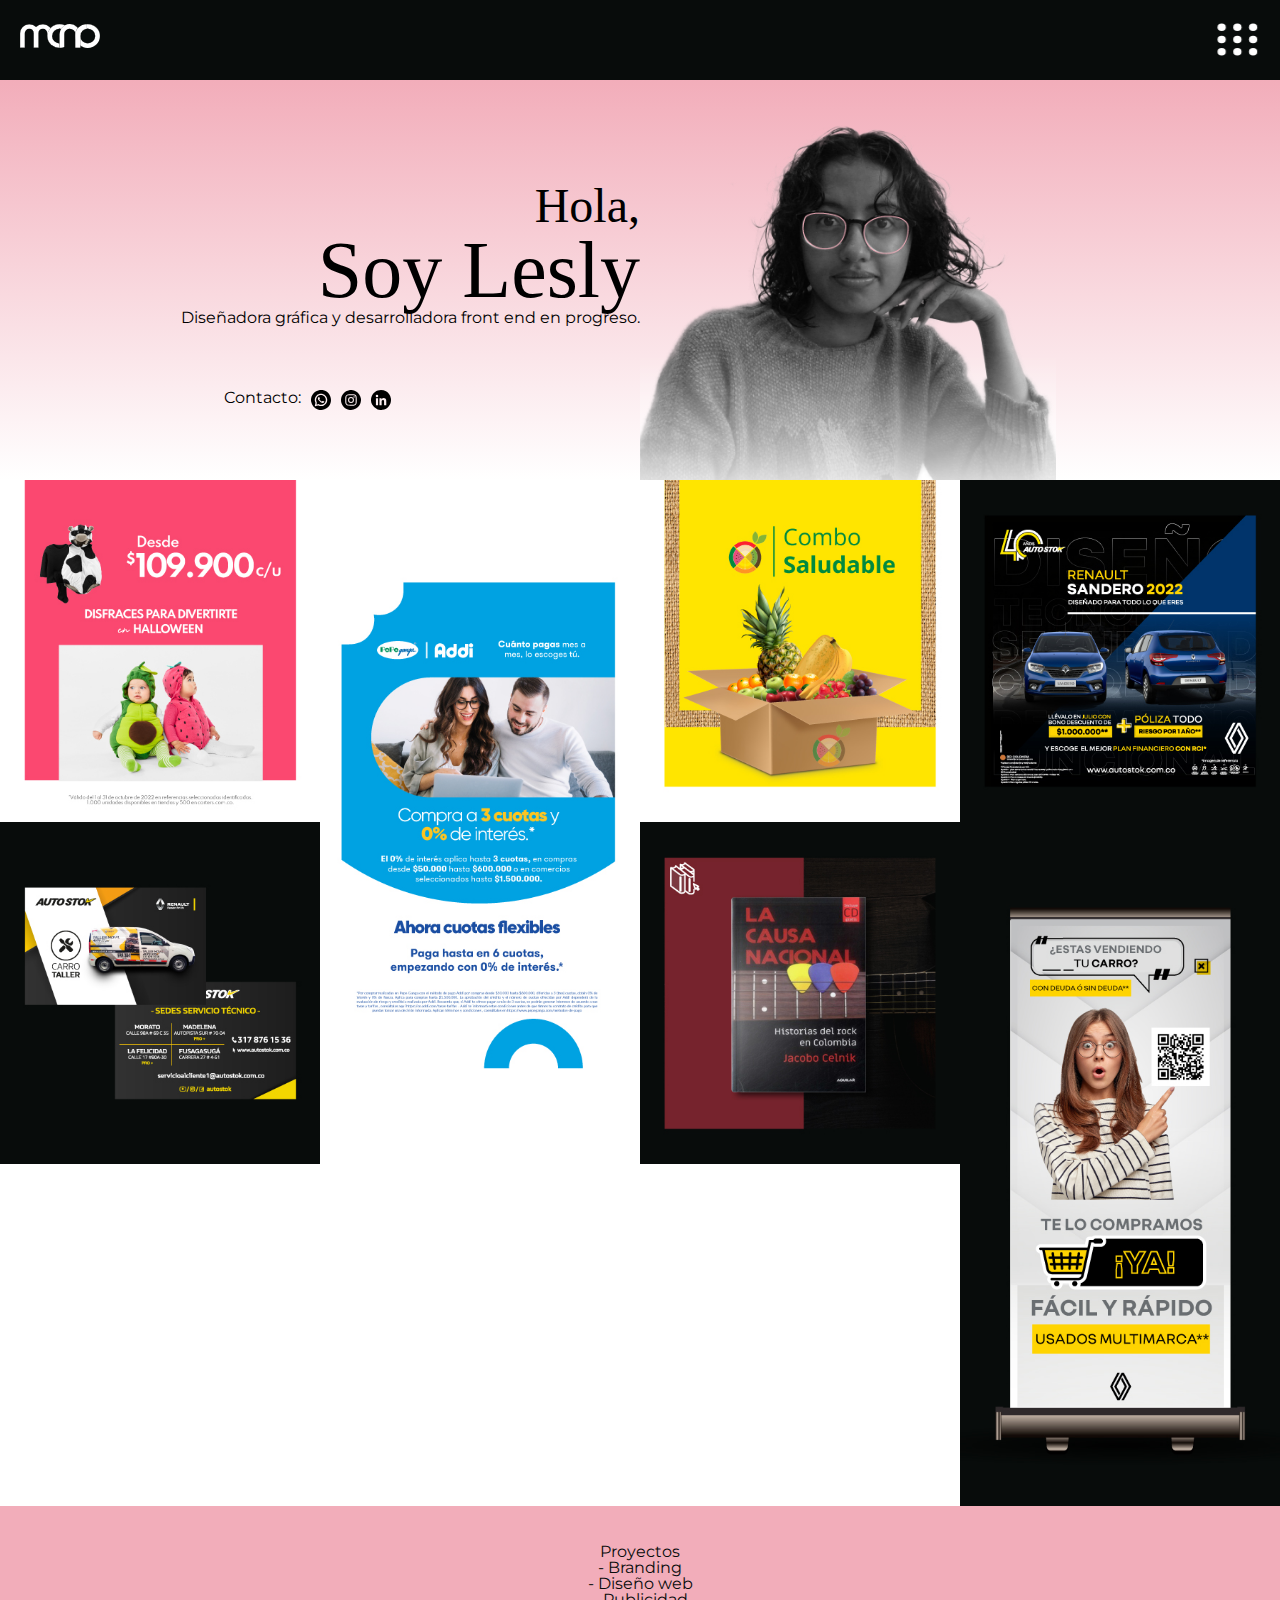
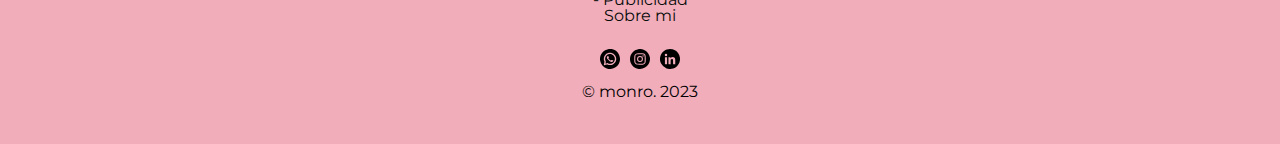
<file: index.html>
<!DOCTYPE html>
<html lang="en">

<head>
    <meta charset="UTF-8">
    <meta http-equiv="X-UA-Compatible" content="IE=edge">
    <meta name="viewport" content="width=device-width, initial-scale=1.0">
    <title>Monra</title>
    <link href="./assets/css/normalize.css" rel="stylesheet">
    <link href="./assets/css/reset.css" rel="stylesheet">
    <link href="./assets/css/style.css" rel="stylesheet">
    <link href="./assets/css/index.css" rel="stylesheet">
    <link href="./assets/css/responsivo.css" rel="stylesheet">
    <link href="https://unpkg.com/aos@2.3.1/dist/aos.css" rel="stylesheet">
    <link href="https://fonts.cdnfonts.com/css/sf-new-republic" rel="stylesheet">
    <link rel="preconnect" href="https://fonts.googleapis.com">
    <link rel="preconnect" href="https://fonts.gstatic.com" crossorigin>
    <link href="https://fonts.googleapis.com/css2?family=Montserrat:wght@300;400;700&display=swap" rel="stylesheet">
</head>

<body class="app">
    <!-- Menu -->
    <div class="hamburger">
        <img src="./assets/img/iconos/logo.svg">
        <div class=" _layer"></div>
    </div>
    <nav class="menuppal ">
        <ul><br>
            <li><a href="./index.html">Proyectos</a></li>
            <li><a href="./branding.html">- Branding</a></li>
            <li><a href="./disenoweb.html">- Diseño web</a></li>
            <li><a href="./publicidad.html">- Publicidad</a></li>
            <li><a href="./sobremi.html">Sobre mi</a></li>
        </ul>
    </nav>
    <!-- Contenido de la presentacion -->
    <main class="contenido ">
        <section class="vitrina ">
            <div class="vitrina_presentacion1 ">
                <h3>Hola,</h3>
                <h1>Soy Lesly</h1>
                <p>Diseñadora gráfica y desarrolladora front end en progreso.</p>
                <ul>
                    <li>
                        <p>Contacto:
                        </p>
                    </li>
                    <li>
                        <a href="https://api.whatsapp.com/send?phone=573236926131">
                            <img src="./assets/img/iconos/wha.svg ">
                        </a>
                    </li>
                    <li>
                        <a href="https://www.instagram.com/lesly.monra/"><img src="./assets/img/iconos/inst.svg "></a>
                    </li>
                    <li>
                        <a href="https://www.linkedin.com/in/lesly-yulieth-moncada-rodriguez-16256325b"><img src="./assets/img/iconos/link.svg "></a>
                    </li>
                </ul>
            </div>
            <div class="vitrina_presentacion2 ">
                <img src="./assets/img/indexpresentacion.png">
            </div>
        </section>
        <!-- Galeria de los portafolios -->
        <section class="proyectos">

            <a class="proyectos_galeria1" data-aos="fade-zoom-in" data-aos-easing="ease-in-back" data-aos-delay="100" data-aos-offset="0" href=" ./publicidad.html "></a>
            <a class="proyectos_galeria2" data-aos="fade-zoom-in" data-aos-easing="ease-in-back" data-aos-delay="200" data-aos-offset="0" href="./publicidad.html "></a>
            <a class="proyectos_galeria3" data-aos="fade-zoom-in" data-aos-easing="ease-in-back" data-aos-delay="300" data-aos-offset="0" href="./publicidad.html "></a>
            <a class="proyectos_galeria4" data-aos="fade-zoom-in" data-aos-easing="ease-in-back" data-aos-delay="400" data-aos-offset="0" href="./publicidad.html "></a>
            <a class="proyectos_galeria5" data-aos="fade-zoom-in" data-aos-easing="ease-in-back" data-aos-delay="500" data-aos-offset="0" href="./branding.html "></a>
            <a class="proyectos_galeria6" data-aos="fade-zoom-in" data-aos-easing="ease-in-back" data-aos-delay="600" data-aos-offset="0" href="./branding.html "></a>
            <a class="proyectos_galeria7" data-aos="fade-zoom-in" data-aos-easing="ease-in-back" data-aos-delay="700" data-aos-offset="0" href="./branding.html "></a>
            <a class="proyectos_galeria8" data-aos="fade-zoom-in" data-aos-easing="ease-in-back" data-aos-delay="800" data-aos-offset="0" href="./disenoweb.html "></a>
            <a class="proyectos_galeria9" data-aos="fade-zoom-in" data-aos-easing="ease-in-back" data-aos-delay="900" data-aos-offset="0" href="./disenoweb.html "></a>
            <a class="proyectos_galeria10" data-aos="fade-zoom-in" data-aos-easing="ease-in-back" data-aos-delay="1000" data-aos-offset="0" href="./disenoweb.html "></a>
        </section>
    </main>
    <!-- Pie de pagina y mapa de sitio -->
    <footer class=" rodapie ">
        <ul>
            <li><a href="./index.html">Proyectos</a></li>
            <li><a href="./branding.html">- Branding</a></li>
            <li><a href="./disenoweb.html">- Diseño web</a></li>
            <li><a href="./publicidad.html">- Publicidad</a></li>

            <li><a href="./sobremi.html">Sobre mi</a></li>
        </ul>
        <div class="redes ">
            <a href="https://api.whatsapp.com/send?phone=573236926131 "><img src="./assets/img/iconos/wha.svg "></a>
            <a href="https://www.instagram.com/lesly.monra/ "><img src="./assets/img/iconos/inst.svg "></a>
            <a href="https://www.linkedin.com/in/lesly-yulieth-moncada-rodriguez-16256325b "><img src="./assets/img/iconos/link.svg "></a>
            <br>

        </div>
        <p>© monro. 2023</p>
    </footer>
    <script src="./assets/js/fontawesome.all.min.js "></script>
    <script src="./assets/js/menu.js "></script>
    <script src="https://unpkg.com/aos@2.3.1/dist/aos.js"></script>
    <script>
        AOS.init();
    </script>
</body>

</html>
</file>
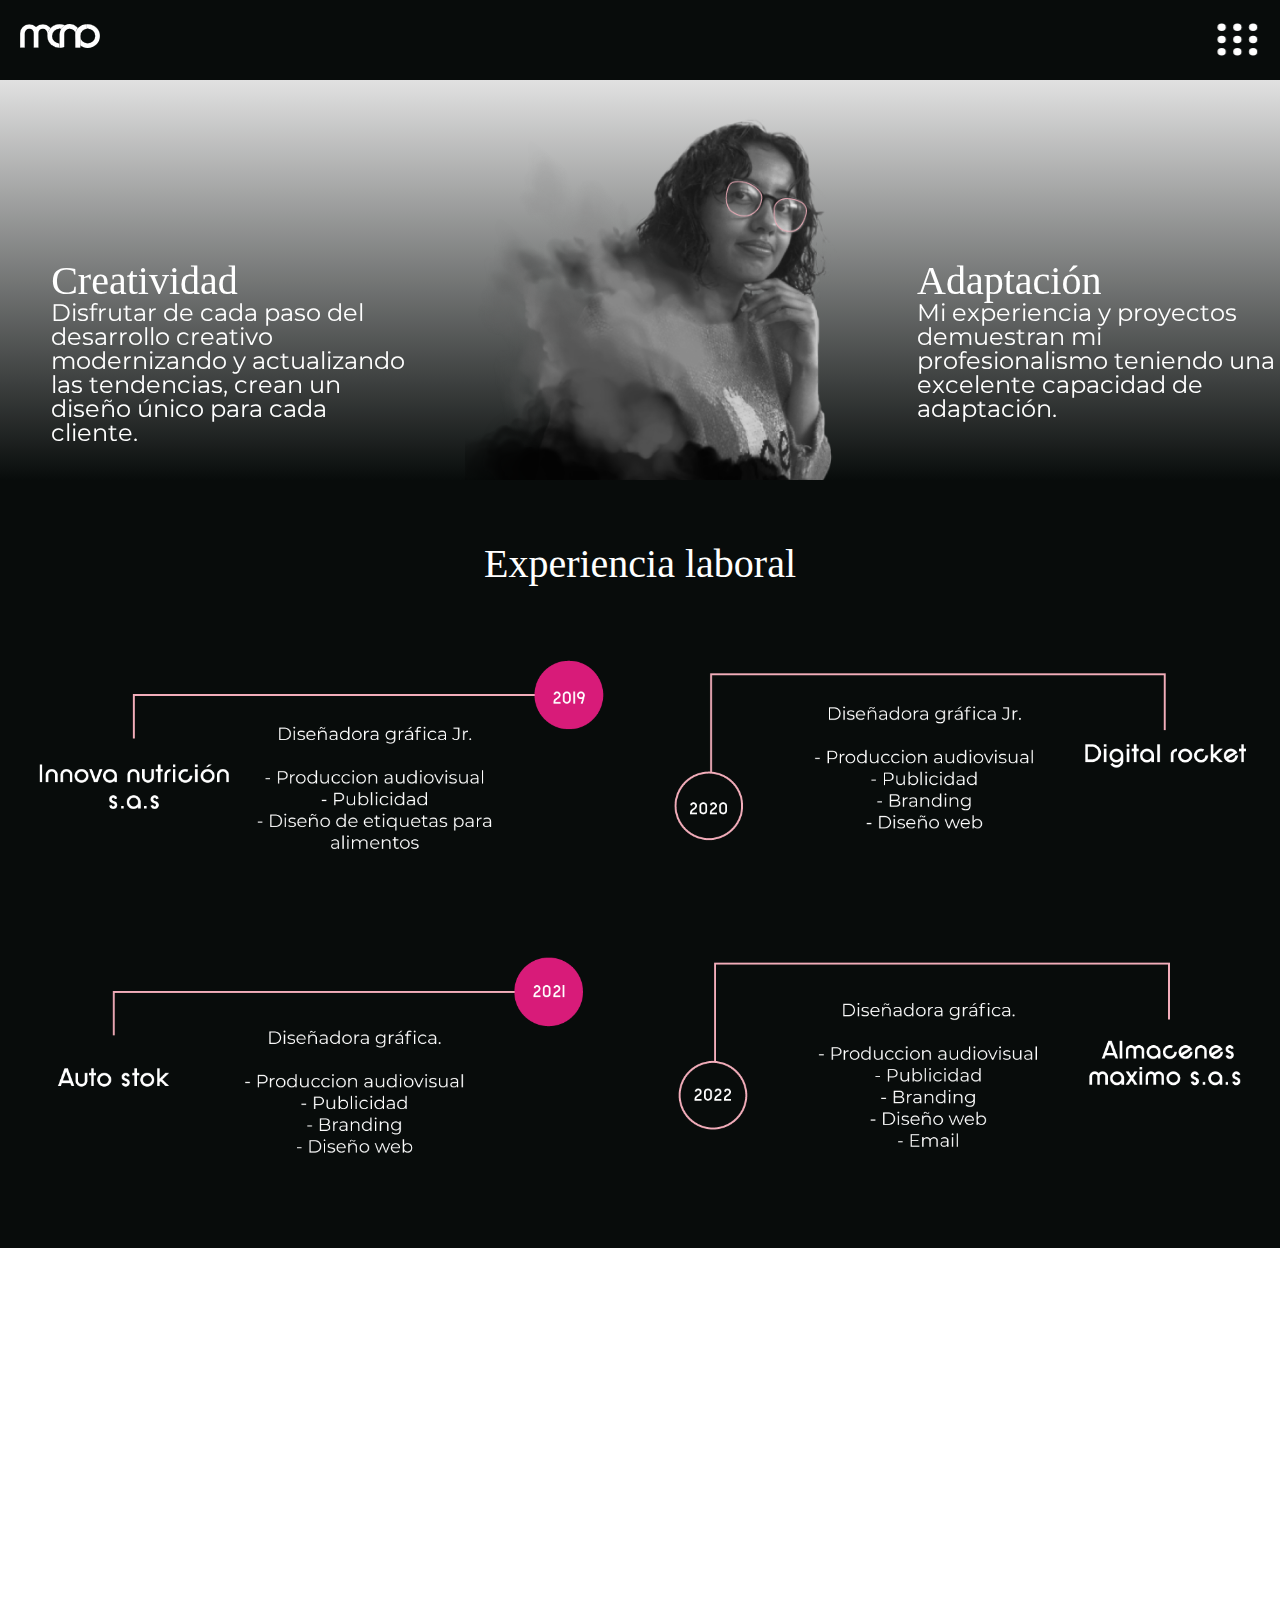
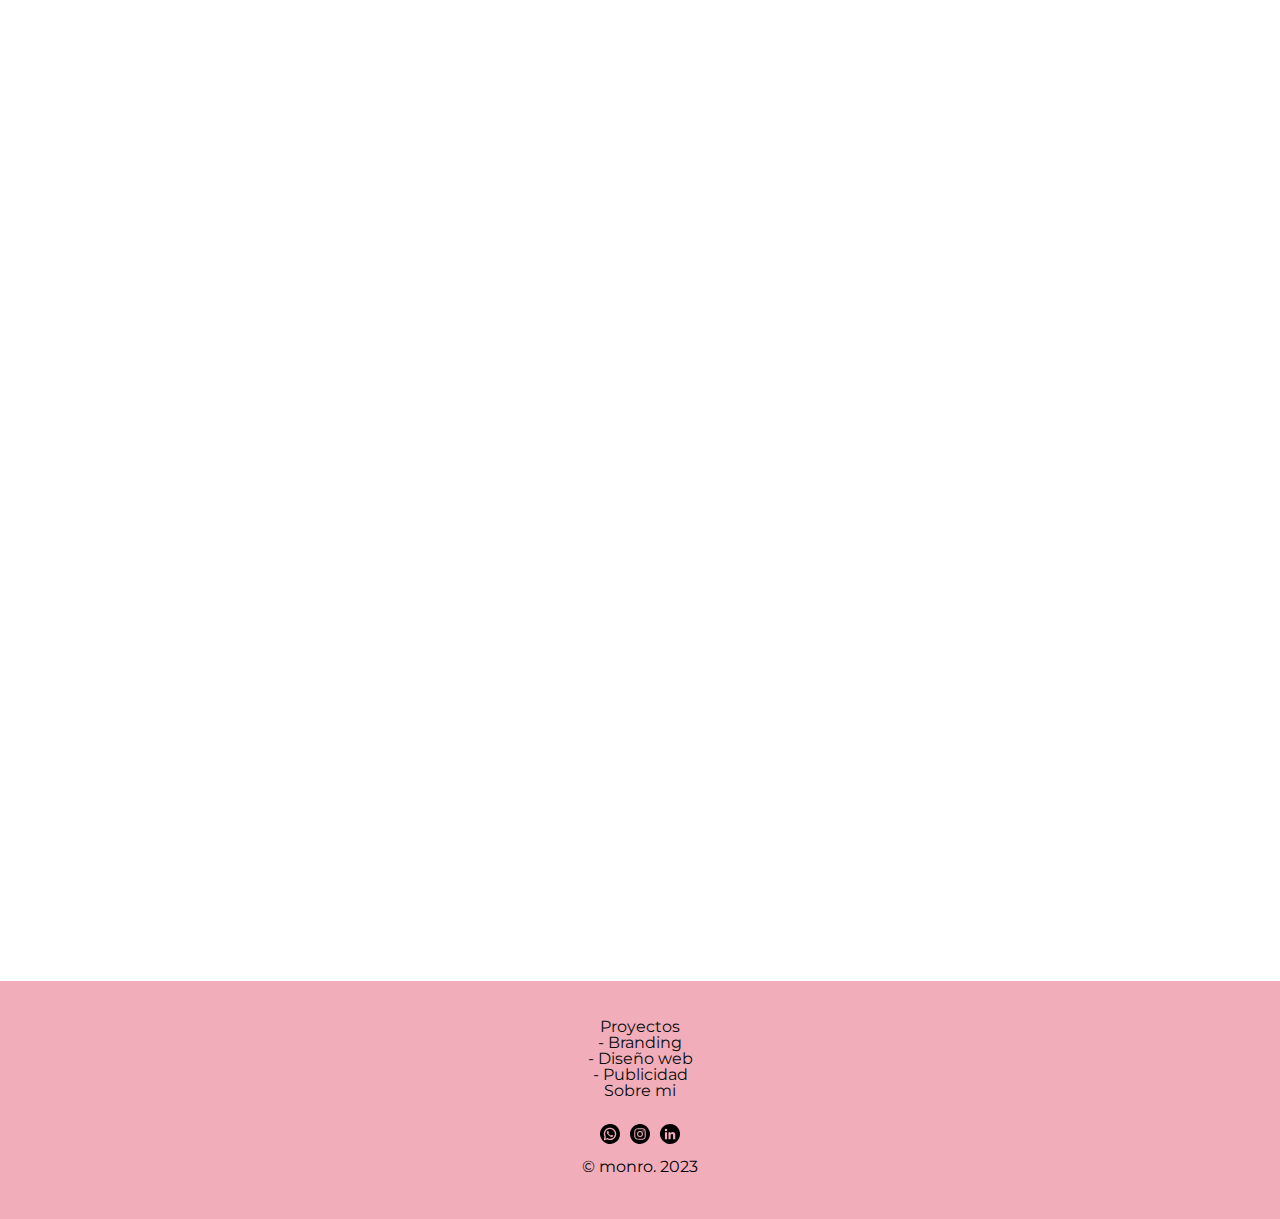
<file: sobremi.html>
<!DOCTYPE html>
<html lang="en">

<head>
    <meta charset="UTF-8">
    <meta http-equiv="X-UA-Compatible" content="IE=edge">
    <meta name="viewport" content="width=device-width, initial-scale=1.0">
    <title>Sobremi</title>
    <link href="./assets/css/normalize.css" rel="stylesheet">
    <link href="./assets/css/reset.css" rel="stylesheet">
    <link href="./assets/css/style.css" rel="stylesheet">
    <link href="./assets/css/responsivo.css" rel="stylesheet">
    <link href="./assets/css/sobremi.css" rel="stylesheet">
    <link href="https://unpkg.com/aos@2.3.1/dist/aos.css" rel="stylesheet">
    <link href="https://fonts.cdnfonts.com/css/sf-new-republic" rel="stylesheet">
    <link rel="preconnect" href="https://fonts.googleapis.com">
    <link rel="preconnect" href="https://fonts.gstatic.com" crossorigin>
    <link href="https://fonts.googleapis.com/css2?family=Montserrat:wght@300;400;700&display=swap" rel="stylesheet">
</head>

<body>
    <!-- Menu -->
    <div class="hamburger">
        <img src="./assets/img/iconos/logo.svg">
        <div class=" _layer"></div>
    </div>
    <nav class="menuppal ">
        <ul><br>
            <li><a href="./index.html">Proyectos</a></li>
            <li><a href="./branding.html">- Branding</a></li>
            <li><a href="./disenoweb.html">- Diseño web</a></li>
            <li><a href="./publicidad.html">- Publicidad</a></li>
            <li><a href="./sobremi.html">Sobre mi</a></li>
        </ul>
    </nav>
    <!-- Contenido de mi curriculum vitae -->
    <main class="sobremi">
        <section class="cv">
            <div class="perfil">
                <ul class="perfil-intro" data-aos="fade-zoom-in" data-aos-easing="ease-in-back" data-aos-delay="200" data-aos-offset="0">
                    <li class="perfil-intro-cotenido">
                        <h1>Creatividad</h1>
                        <p>Disfrutar de cada paso del desarrollo creativo modernizando y actualizando las tendencias, crean un diseño único para cada cliente.</p>
                    </li>
                    <li class="perfil-intro-cotenido">
                        <img src="./assets/img/sobremi/prefilsobremi.png">
                    </li>
                    <li class="perfil-intro-cotenido">
                        <h1>Adaptación</h1>
                        <p>Mi experiencia y proyectos demuestran mi profesionalismo teniendo una excelente capacidad de adaptación.</p>
                    </li>
                    </lu>
            </div>
            <div class="experiencia" data-aos="fade-zoom-in" data-aos-easing="ease-in-back" data-aos-delay="400" data-aos-offset="0">
                <h1>Experiencia laboral</h1>
                <ul class="experiencia-laboral">
                    <li class="experiencia-laboral-por-año">
                        <a download="" href="./assets/pdf/experiencia/INNOVA NUTRICION.pdf"><img src="./assets/img/sobremi/experiencia1.png"></a>
                    </li>
                    <li class="experiencia-laboral-por-año">
                        <a download="" href="./assets/pdf/experiencia/DIGITAL.pdf"><img src="./assets/img/sobremi/experiencia-2.png"></a>
                    </li>
                    <li class="experiencia-laboral-por-año">
                        <a download="" href="./assets/pdf/experiencia/AUTOSTOK.pdf"><img src="./assets/img/sobremi/experiencia-3.png"></a>
                    </li>
                    <li class="experiencia-laboral-por-año">
                        <a download="" href="./assets/pdf/experiencia/ALMACENESMAXIMO.pdf"><img src="./assets/img/sobremi/experiencia-4.png"></a>
                    </li>
                </ul>
            </div>
            <div class="formacion" data-aos="fade-zoom-in" data-aos-easing="ease-in-back" data-aos-delay="600" data-aos-offset="0">
                <h1>Formación</h1>
                <ul class="formacioneducativa">
                    <li class="formacioneducativaporaño">
                        <h2>Bachillerato</h2>
                        <p><br>2015<br><br>Colegio mayor santiago de cali.
                        </p>
                        <a download="" href="./assets/pdf/educacion/ACTA BACHILLER.pdf"><img src="./assets/img/iconos/descargas.svg"></a>
                    </li>
                    <li class="formacioneducativaporaño">
                        <h2>Cenal Cali</h2>
                        <p><br>2017<br><br> Auxiliar en diseño gráfico y publicidad.
                        </p>
                        <a download="" href="./assets/pdf/educacion/AUXILIAR EN DISEÑO GRAFICO.pdf"><img src="./assets/img/iconos/descargas.svg"></a>
                    </li>
                    <li class="formacioneducativaporaño">
                        <h2>Sena</h2>
                        <p><br>2018<br><br> Técnico en diseño gráfico.
                        </p>
                        <a download="" href="./assets/pdf/educacion/TECNICO EN DISEÑO GRAFICO.pdf"><img src="./assets/img/iconos/descargas.svg"></a>
                    </li>
                    <li class="formacioneducativaporaño">
                        <h2>Sena y UT mujeres digitales
                        </h2>
                        <p><br>2020<br><br> Bootcamp desarrollo web full stack.
                        </p>
                        <a download="" href="./assets/pdf/educacion/BOOTCAMP DESARROLLO.pdf"><img src="./assets/img/iconos/descargas.svg"></a>
                    </li>
                    <li class="formacioneducativaporaño">
                        <h2>U.T.D. Bolíbar y Mision TIC</h2>
                        <p><br>2022<br><br> Ruta 2.
                        </p>
                        <a download="" href="./assets/pdf/educacion/RUTA DE APRENDISAJE 2.pdf"><img src="./assets/img/iconos/descargas.svg"></a>
                    </li>
                    <li class="formacioneducativaporaño">
                        <h2>Oracle next education
                        </h2>
                        <p><br>Actual<br><br> ONE - latam.
                        </p>
                        <img src="./assets/img/iconos/descargas.svg">
                    </li>
                    <img class="formacion-habilidades" data-aos="fade-zoom-in" data-aos-easing="ease-in-back" data-aos-delay="800" data-aos-offset="0" src="./assets/img/sobremi/habilidades.jpg">
                    <a class="formacion-cv" download="" href="./assets/pdf/cv/Cv lesly - monro - 1144206613.pdf" data-aos="fade-zoom-in" data-aos-easing="ease-in-back" data-aos-delay="700" data-aos-offset="0" href="./index.html">Cv</a>
                </ul>
            </div>
        </section>
    </main>
    <!-- Pie de pagina y mapa de sitio -->
    <footer class=" rodapie ">
        <ul>
            <li><a href="./index.html">Proyectos</a></li>
            <li><a href="./branding.html">- Branding</a></li>
            <li><a href="./disenoweb.html">- Diseño web</a></li>
            <li><a href="./publicidad.html">- Publicidad</a></li>
            <li><a href="./sobremi.html">Sobre mi</a></li>
        </ul>
        <div class="redes">
            <a href="https://api.whatsapp.com/send?phone=573236926131"><img src="./assets/img/iconos/wha.svg"></a>
            <a href="https://www.instagram.com/lesly.monra/"><img src="./assets/img/iconos/inst.svg "></a>
            <a href="https://www.linkedin.com/in/lesly-yulieth-moncada-rodriguez-16256325b"><img src="./assets/img/iconos/link.svg "></a>
            <br>

        </div>
        <p>© monro. 2023</p>
    </footer>
    <script src="./assets/js/fontawesome.all.min.js "></script>
    <script src="./assets/js/menu.js "></script>
    <script src="https://unpkg.com/aos@2.3.1/dist/aos.js"></script>
    <script>
        AOS.init();
    </script>
</body>

</html>
</file>
<file: assets/css/style.css>
/*Style general de la landing*/
 
 body {
     margin: 0;
     padding: 0;
 }
 
 .hamburger {
     position: fixed;
     background-color: transparent;
     left: 0;
     top: 0;
     height: 40px;
     width: 100%;
     padding: 20px 20px;
     -webkit-transform: translate3d(0, 0, 0);
     transform: translate3d(0, 0, 0);
     -webkit-transition: -webkit-transform 0.25s cubic-bezier(0.05, 1.04, 0.72, 0.98);
     transition: transform 0.25s cubic-bezier(0.05, 1.04, 0.72, 0.98);
     z-index: 1002;
     cursor: pointer;
     -webkit-user-select: none;
     -moz-user-select: none;
     -ms-user-select: none;
     user-select: none
 }
 
 .hamburger.is-active {
     background-color: none;
 }
 
 .hamburger img {
     width: 80px;
     margin-top: 0.3%;
 }
 
 ._layer {
     background: url("../img/iconos/menu.svg")center / cover no-repeat;
     margin-left: 90%;
     position: fixed;
     top: 15px;
     border-radius: 2px;
     width: 58px;
     height: 49px;
     opacity: 1;
     -webkit-transform: translate3d(0, 0, 0);
     transform: translate3d(0, 0, 0);
     -webkit-transition: all 0.25s cubic-bezier(0.05, 1.04, 0.72, 0.98);
     transition: all 0.25s cubic-bezier(0.05, 1.04, 0.72, 0.98);
 }
 
 .menuppal.is_active {
     transform: translate3d(0px, 0px, 0px);
 }
 
 .menuppal {
     background-color: #080C0B;
     bottom: 0;
     height: 100%;
     left: 0;
     overflow-y: scroll;
     position: fixed;
     top: 0;
     transform: translate3d(0px, -100%, 0px);
     transition: transform 0.35s cubic-bezier(0.05, 1.04, 0.72, 0.98) 0s;
     width: 100%;
     z-index: 1001;
 }
 
 .menuppal ul {
     margin: 0;
     padding: 0;
 }
 
 .menuppal ul li {
     margin-top: 45px;
     list-style: none;
     text-align: center;
     font-family: 'Montserrat';
     font-weight: normal;
     color: #FFFFFF;
     font-size: 2rem;
     line-height: 3em;
     height: 3em;
     color: #FFFFFF;
     text-transform: none;
     font-weight: bold;
 }
 
 .menuppal ul li a {
     text-decoration: none;
     font-weight: lighter;
     color: #FFFFFF;
 }
 
 .menuppal ul li a:hover {
     font-weight: bold;
     text-decoration: none;
     font-size: 2.5rem;
 }
 
 .app {
     background-color: #FFFFFF;
     font-family: 'Montserrat';
     display: grid;
     grid-template-areas: "hamburger""contenido""rodapie";
     grid-template-columns: auto;
     grid-template-rows: 80px auto auto;
 }
 
 .hamburger {
     background-color: #080C0B;
     grid-area: encabezado;
 }
 
 .contenido {
     grid-area: contenido;
 }
 
 .rodapie {
     background-color: #F2ADBA;
     grid-area: rodapie;
     width: 100%;
     height: 200px;
     padding-top: 3%;
 }
 
 .rodapie ul li {
     text-align: center;
 }
 
 .rodapie ul li a {
     text-align: center;
     text-decoration: none;
     color: #080C0B;
     font-size: 1em;
     font-family: 'Montserrat';
 }
 
 .rodapie ul li a:hover {
     font-family: 'Montserrat';
     font-weight: bold;
 }
 
 .redes {
     width: 100px;
     height: 15%;
     margin: auto;
     padding-top: 20px;
 }
 
 .redes a img {
     width: 20px;
     float: left;
     margin-left: 10px;
     padding-top: 5px;
 }
 
 .rodapie p {
     text-align: center;
     padding-top: 10px;
 }
</file>
<file: assets/css/index.css>
/*index.html*/
        
        .vitrina {
            display: grid;
            grid-template-columns: 50% 50%;
            grid-template-rows: 200px 200px;
            height: calc(110vh-80px);
            background-image: linear-gradient(to top, rgba(255, 0, 0, 0), rgba(242, 173, 186, 1));
        }
        
        .vitrina_presentacion1 {
            grid-column: 1/1;
            margin-top: 16%;
        }
        
        .vitrina_presentacion1 h3 {
            font-family: 'SF New Republic';
            text-align: right;
            font-size: 3em;
        }
        
        .vitrina_presentacion1 h1 {
            font-family: 'SF New Republic';
            text-align: right;
            font-size: 5em;
        }
        
        .vitrina_presentacion1 p {
            font-family: 'Montserrat';
            text-align: right;
            font-size: 1em;
        }
        
        .vitrina_presentacion1 ul {
            width: 50%;
            height: 15%;
            margin: 10% 0% 0% 35%;
        }
        
        .vitrina_presentacion1 ul li p {
            text-align: left;
            float: left;
        }
        
        .vitrina_presentacion1 ul li a img {
            width: 20px;
            float: left;
            margin-left: 10px;
        }
        
        .vitrina_presentacion2 {
            grid-column: 2/2;
        }
        
        .vitrina_presentacion2 img {
            width: 65%;
        }
        
        .proyectos {
            display: grid;
            grid-template-columns: 25% 25% 25% 25%;
            grid-template-rows: 342px 342px 342px;
            height: calc(110vh-80px);
        }
        
        .proyectos_galeria1 {
            background: url("../img/Galeria\ 1.jpg")center / cover no-repeat;
            grid-row: 1/1;
        }
        
        .proyectos_galeria2 {
            background: url("../img/Galeria\ 2.jpg")center / cover no-repeat;
            grid-column: 2/2;
            grid-row: 1/3;
        }
        
        .proyectos_galeria3 {
            background: url("../img/Galeria\ 3.jpg")center / cover no-repeat;
            grid-column: 3/3;
            grid-row: 1/1;
        }
        
        .proyectos_galeria4 {
            background: url("../img/Galeria\ 4.jpg")center / cover no-repeat;
            grid-column: 4/4;
            grid-row: 1/1;
        }
        
        .proyectos_galeria5 {
            background: url("../img/Galeria\ 5.jpg")center / cover no-repeat;
            grid-row: 2/2;
        }
        
        .proyectos_galeria6 {
            background: url("../img/Galeria\ 6.jpg")center / cover no-repeat;
            grid-column: 3/3;
            grid-row-start: 2/3;
        }
        
        .proyectos_galeria7 {
            background: url("../img/Galeria\ 7.jpg")center / cover no-repeat;
            grid-column: 4/4;
            grid-row: 2/4;
        }
        
        .proyectos_galeria8 {
            background: url("../img/Galeria\ 8.jpg")center / cover no-repeat;
            grid-row: 3/3;
        }
        
        .proyectos_galeria9 {
            background: url("../img/Galeria\ 9.jpg")center / cover no-repeat;
            grid-row: 3/3;
            grid-column: 2/2;
        }
        
        .proyectos_galeria10 {
            background: url("../img/Galeria\ 10.jpg")center / cover no-repeat;
            grid-row: 3/3;
            grid-column: 3/3;
        }
</file>
<file: assets/css/responsivo.css>
/* Extra small devices (phones, 600px and down) */
        
        @media only screen and (max-width: 600px) {
            /*index.html branding.html publicidad.html sobre mi.html disenoweb.css*/
            /*Presentacion*/
            .vitrina_presentacion1 {
                grid-column: 1/3;
                grid-row: 1/2;
                margin-top: 16%;
            }
            .vitrina_presentacion1 h3 {
                text-align: center;
            }
            .vitrina_presentacion1 h1 {
                text-align: center;
            }
            .vitrina_presentacion1 p {
                text-align: center;
            }
            .vitrina_presentacion1 ul {
                margin: 10% 0% 0% 35%;
            }
            /*Proyectos-galeria*/
            .vitrina_presentacion2,
            .proyectos_galeria2,
            .proyectos_galeria3,
            .proyectos_galeria4,
            .proyectos_galeria6,
            .proyectos_galeria7,
            .proyectos_galeria10,
            ._layer {
                display: none;
                grid-column: none;
                grid-row: none;
            }
            .proyectos_galeria1 {
                grid-column: 1/5;
                grid-row: 1/1;
                height: 482px;
            }
            .proyectos_galeria5 {
                grid-column: 1/5;
                margin-top: 18%;
                grid-row: 2/2;
            }
            .proyectos_galeria8 {
                grid-column: 1/3;
                grid-row: 3/3;
            }
            .proyectos_galeria9 {
                grid-column: 3/5;
                grid-row: 3/3;
            }
            /*portafolio movil general*/
            /*branding.html*/
            .proyectos_branding1,
            .galeria_branding3,
            .galeria_branding4,
            .galeria_branding5,
            .galeria_disenoweb3,
            .galeria_disenoweb4,
            .galeria_disenoweb5,
            .galeria_publicidad3,
            .galeria_publicidad4,
            .galeria_publicidad5,
            .galeria_desarrollo3,
            .galeria_desarrollo4,
            .galeria_desarrollo5 {
                display: none;
                grid-column: none;
                grid-row: none;
            }
            .proyectos_branding2 {
                position: relative;
                grid-column: 1/2;
                margin-top: 25%;
            }
            .proyectos_branding2 h1 {
                font-size: 4em;
                margin: auto;
                text-align: center;
            }
            .proyectos_brandingimg-1,
            .proyectos_disenoweb-1,
            .proyectos_publicidad-1,
            .proyectos_desarrollo-1 {
                width: 15%;
                position: absolute;
                left: 25%;
                top: -40px;
                z-index: 1;
            }
            .proyectos_brandingimg-2,
            .proyectos_disenoweb-2,
            .proyectos_publicidad-2,
            .proyectos_desarrollo-2 {
                width: 15%;
                position: absolute;
                left: 10px;
                top: 120px;
            }
            .proyectos_brandingimg-3,
            .proyectos_disenoweb-3,
            .proyectos_publicidad-3,
            .proyectos_desarrollo-3 {
                width: 50%;
                position: absolute;
                left: 100%;
                z-index: 0;
            }
            .galeria_branding1,
            .galeria_disenoweb1,
            .galeria_publicidad1,
            .galeria_desarrollo1 {
                grid-column: 1/5;
                grid-row: 1/1;
            }
            .galeria_branding2,
            .galeria_disenoweb2,
            .galeria_publicidad2,
            .galeria_desarrollo2 {
                grid-column: 1/5;
                grid-row: 2/2;
            }
            .galeria_branding2 h2,
            .galeria_publicidad2 h2 {
                color: #FFFFFF;
                text-align: center;
                margin: 24% 0% 24% 0%;
                font-size: 2em;
            }
            /*diseñoweb.html*/
            /*
        .proyectos_disenoweb-1 {
            width: 15%;
            position: absolute;
            left: 25%;
            top: -40px;
            z-index: 1;
        }
        .proyectos_disenoweb-2 {
            width: 15%;
            position: absolute;
            left: 10px;
            top: 120px;
        }
        .proyectos_disenoweb-3 {
            width: 50%;
            position: absolute;
            left: 100%;
            z-index: 0;
        }*/
        }
        /* Small devices (portrait tablets and large phones, 600px and up) */
        
        @media only screen and (min-width: 600px) {}
        /* Medium devices (landscape tablets, 768px and up) */
        
        @media only screen and (min-width: 768px) {}
        /* Large devices (laptops/desktops, 992px and up) */
        
        @media only screen and (min-width: 992px) {}
        /* Extra large devices (large laptops and desktops, 1200px and up) */
        
        @media only screen and (min-width: 1200px) {}
</file>
<file: assets/css/sobremi.css>
/*sobrei.html*/

body {
    font-family: 'Montserrat';
}

.sobremi {
    width: 100%;
    height: auto;
}

.perfil {
    width: 100%;
    height: 400px;
    background-image: linear-gradient(to top, rgba(8, 12, 11, 1), rgba(225, 225, 225, 1));
    margin-top: 80px;
}

.perfil-intro {
    display: flex;
    flex-direction: row;
    height: 400px;
}

.perfil-intro-cotenido {
    width: 33.3%;
    margin-left: 4%;
    height: 380px;
}

.perfil-intro-cotenido h1 {
    color: #FFFFFF;
    font-size: 2.5em;
    margin-top: 50%;
    font-family: 'SF New Republic';
}

.perfil-intro-cotenido h1:hover {
    color: #D81B79;
}

.perfil-intro-cotenido p {
    color: #FFFFFF;
    font-size: 1.5em;
    white-space: normal;
}

.perfil-intro-cotenido img {
    height: 105.4%;
}

.experiencia {
    width: 100%;
    height: auto;
    background-color: #080C0B;
}

.experiencia h1 {
    color: #FFFFFF;
    font-size: 2.5em;
    font-family: 'SF New Republic';
    text-align: center;
    padding-top: 5%;
}

.experiencia-laboral {
    display: flex;
    flex-direction: row;
    height: 600px;
    flex-wrap: wrap;
    margin-top: 5%;
}

.experiencia-laboral-por-año {
    width: 50%;
    height: auto;
    flex-wrap: wrap;
}

.experiencia-laboral-por-año a img {
    width: 100%;
    height: auto;
}

.experiencia-laboral-por-año:hover {
    opacity: 50%;
}

.formacion {
    width: 100%;
    height: auto;
    background-color: #FFFFFF;
}

.formacion h1 {
    color: #080C0B;
    font-size: 2.5em;
    font-family: 'SF New Republic';
    text-align: center;
    padding-top: 5%;
}

.formacioneducativa {
    display: flex;
    margin-top: 5%;
    flex-wrap: wrap;
}

.formacioneducativaporaño {
    width: 31.3%;
    text-align: center;
    height: auto;
    margin: 1% 1% 1% 1%;
    box-shadow: 0px 8px 8px -6px #080C0B;
}

.formacioneducativaporaño:hover {
    background-color: #D81B79;
    color: #FFFFFF;
    ;
}

.formacioneducativaporaño h2 {
    margin-top: 8%;
    font-family: 'SF New Republic';
    font-size: 2em;
}

.formacioneducativaporaño p {
    font-size: 1.5em;
    padding: 5%;
}

.formacioneducativaporaño img {
    margin-top: 8%;
    margin-bottom: 8%;
    width: 40px;
}

.formacioneducativaporaño img:hover {
    opacity: 50%;
}

.formacion-habilidades {
    width: 100%;
    margin: 8% 0% 0% 0%;
}

.formacion-habilidades:hover {
    opacity: 25%;
}

.formacion-cv {
    color: #080C0B;
    font-size: 2em;
    font-family: 'SF New Republic';
    text-align: center;
    margin: auto;
    padding: 5%;
}

.formacion-cv:hover {
    color: #D81B79;
    font-size: 2.5em;
}


/*Responsive*/

@media(max-width:768px) {
    .experiencia-laboral {
        flex-direction: column;
        height: auto;
    }
    .experiencia-laboral-por-año {
        width: 100%;
        height: auto;
    }
    .formacioneducativa {
        flex-direction: column;
        height: auto;
    }
    .formacioneducativaporaño {
        width: 60%;
        height: auto;
        margin: auto;
    }
    .formacion-habilidades,
    .perfil {
        display: none;
        grid-column: none;
        grid-row: none;
    }
}
</file>
